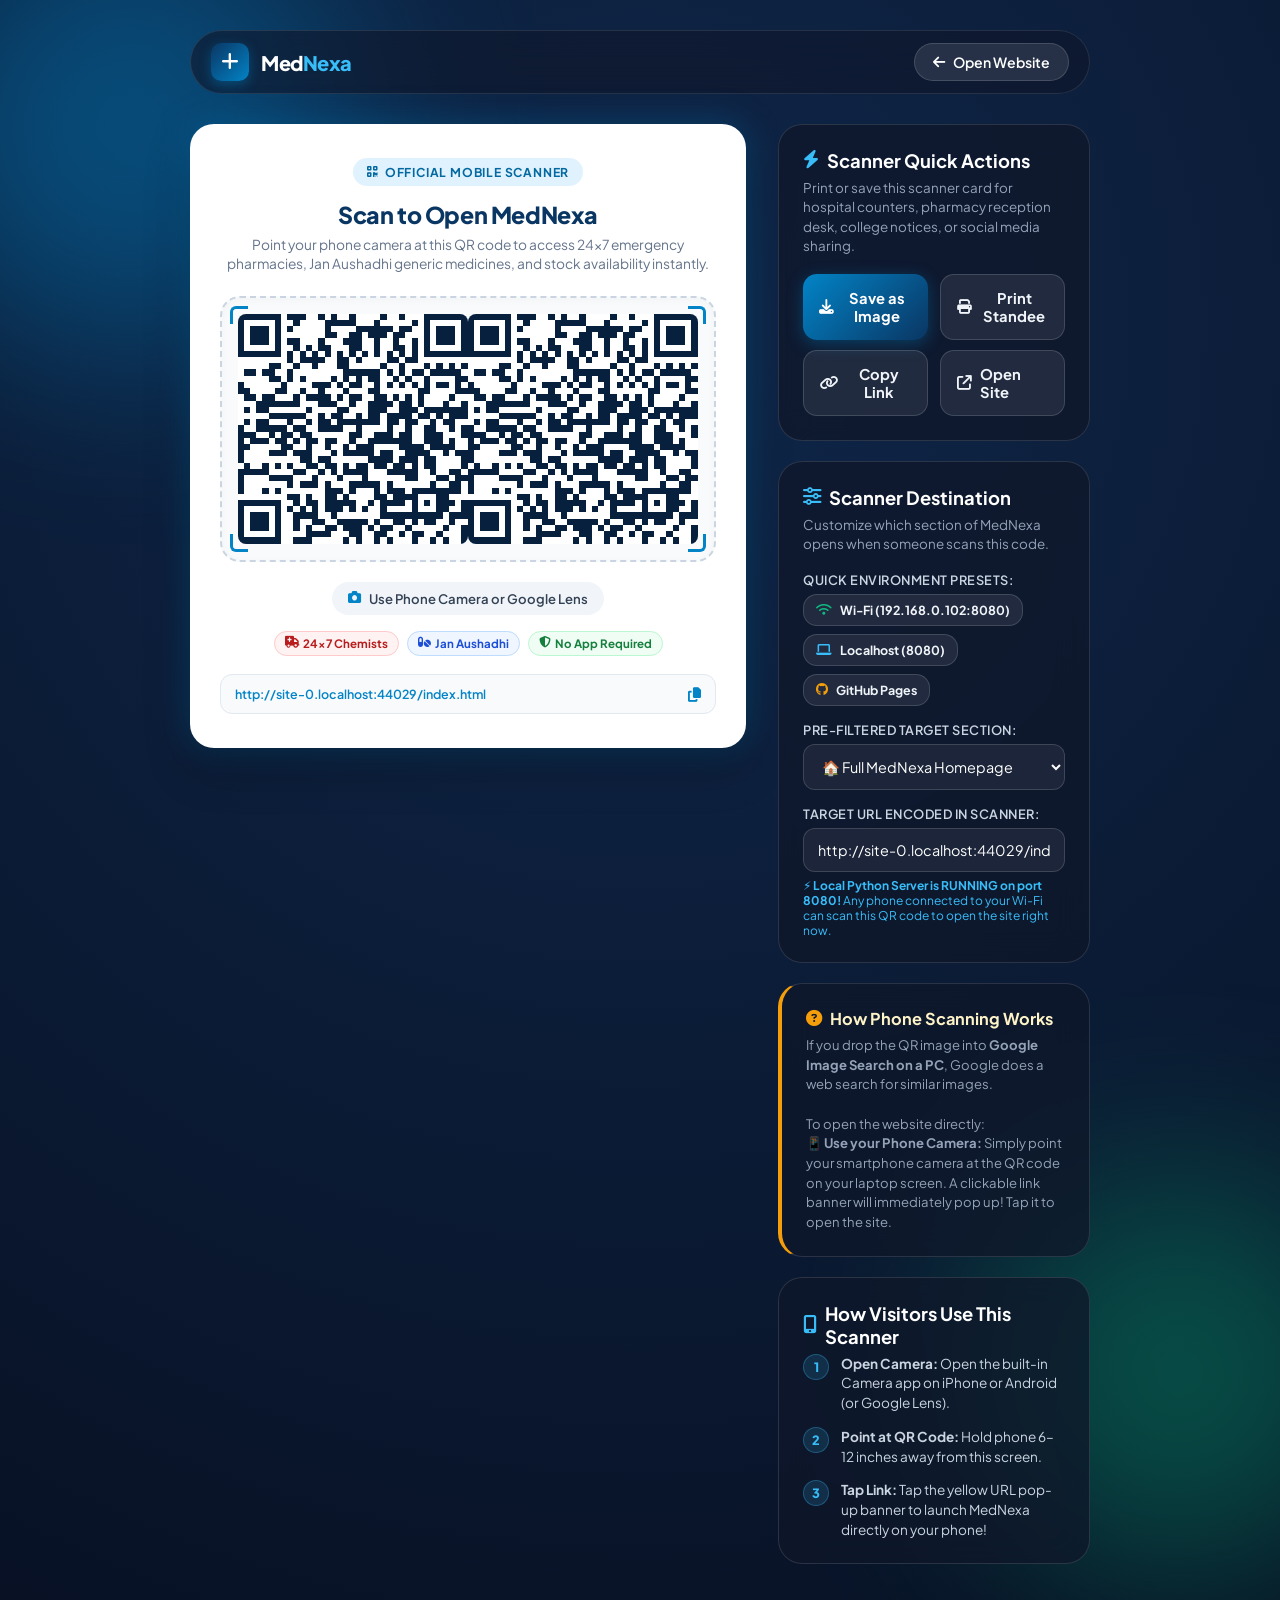
<file: scanner.html>
<!DOCTYPE html>
<html lang="en">
<head>
    <meta charset="UTF-8">
    <meta name="viewport" content="width=device-width, initial-scale=1.0">
    <title>MedNexa — Website QR Scanner &amp; Mobile Access Standee</title>
    <meta name="description" content="Scan this QR code with your phone camera to instantly open MedNexa on your mobile device. Find 24x7 pharmacies, Jan Aushadhi generic stores, and medicine availability.">
    
    <!-- Favicon -->
    <link rel="icon" type="image/svg+xml" href="favicon.svg">
    
    <!-- Google Fonts -->
    <link rel="preconnect" href="https://fonts.googleapis.com">
    <link rel="preconnect" href="https://fonts.gstatic.com" crossorigin>
    <link href="https://fonts.googleapis.com/css2?family=Plus+Jakarta+Sans:wght@400;500;600;700;800&display=swap" rel="stylesheet">
    
    <!-- Font Awesome -->
    <link rel="stylesheet" href="https://cdnjs.cloudflare.com/ajax/libs/font-awesome/6.4.0/css/all.min.css">
    
    <style>
        :root {
            --primary: #0a3663;
            --primary-light: #165b99;
            --primary-dark: #06203d;
            --accent-teal: #0284c7;
            --accent-cyan: #38bdf8;
            --success: #059669;
            --success-light: #d1fae5;
            --bg-page: #0b1329;
            --bg-card: #ffffff;
            --text-dark: #0f172a;
            --text-muted: #64748b;
            --border: #e2e8f0;
            --radius-md: 16px;
            --radius-lg: 24px;
            --radius-full: 9999px;
            --shadow-card: 0 20px 45px rgba(0, 0, 0, 0.25);
            --shadow-glow: 0 0 35px rgba(2, 132, 199, 0.35);
        }

        * {
            margin: 0;
            padding: 0;
            box-sizing: border-box;
            font-family: 'Plus Jakarta Sans', system-ui, -apple-system, sans-serif;
        }

        body {
            background: radial-gradient(circle at 50% 20%, #0f274a 0%, #081124 100%);
            color: #f8fafc;
            min-height: 100vh;
            display: flex;
            flex-direction: column;
            align-items: center;
            justify-content: flex-start;
            padding: 30px 16px 60px;
            position: relative;
            overflow-x: hidden;
        }

        /* Ambient Glow Elements */
        .ambient-glow {
            position: absolute;
            border-radius: 50%;
            filter: blur(100px);
            z-index: 0;
            pointer-events: none;
            opacity: 0.45;
        }
        .glow-1 {
            width: 450px;
            height: 450px;
            background: #0284c7;
            top: -100px;
            left: -100px;
        }
        .glow-2 {
            width: 400px;
            height: 400px;
            background: #059669;
            bottom: 50px;
            right: -100px;
        }

        /* Top Nav */
        .top-navbar {
            position: relative;
            z-index: 10;
            width: 100%;
            max-width: 900px;
            display: flex;
            align-items: center;
            justify-content: space-between;
            margin-bottom: 30px;
            padding: 12px 20px;
            background: rgba(15, 23, 42, 0.6);
            backdrop-filter: blur(16px);
            -webkit-backdrop-filter: blur(16px);
            border: 1px solid rgba(255, 255, 255, 0.1);
            border-radius: var(--radius-full);
        }

        .brand-link {
            display: flex;
            align-items: center;
            gap: 12px;
            text-decoration: none;
            color: #ffffff;
        }

        .brand-logo-icon {
            width: 38px;
            height: 38px;
            background: linear-gradient(135deg, #0a3663, #0284c7);
            border-radius: 10px;
            display: flex;
            align-items: center;
            justify-content: center;
            color: #ffffff;
            font-size: 1.2rem;
            box-shadow: 0 4px 12px rgba(2, 132, 199, 0.4);
        }

        .brand-title {
            font-weight: 800;
            font-size: 1.25rem;
            letter-spacing: -0.5px;
        }

        .brand-title span {
            color: var(--accent-cyan);
        }

        .nav-btn {
            display: inline-flex;
            align-items: center;
            gap: 8px;
            padding: 9px 18px;
            border-radius: var(--radius-full);
            font-size: 0.88rem;
            font-weight: 600;
            cursor: pointer;
            text-decoration: none;
            transition: all 0.2s ease;
            border: none;
        }

        .btn-ghost {
            background: rgba(255, 255, 255, 0.1);
            color: #ffffff;
            border: 1px solid rgba(255, 255, 255, 0.15);
        }
        .btn-ghost:hover {
            background: rgba(255, 255, 255, 0.2);
            transform: translateY(-1px);
        }

        /* Container Layout */
        .main-container {
            position: relative;
            z-index: 10;
            width: 100%;
            max-width: 900px;
            display: grid;
            grid-template-columns: 1fr 1fr;
            gap: 32px;
            align-items: start;
        }

        @media (max-width: 820px) {
            .main-container {
                grid-template-columns: 1fr;
                gap: 24px;
            }
        }

        /* ============================================================ */
        /* SCANNER STANDEE CARD (WHAT USERS SCAN) */
        /* ============================================================ */
        .standee-card {
            background: #ffffff;
            color: var(--text-dark);
            border-radius: var(--radius-lg);
            padding: 32px 28px;
            box-shadow: var(--shadow-card), var(--shadow-glow);
            text-align: center;
            position: relative;
            border: 2px solid rgba(255, 255, 255, 0.8);
            display: flex;
            flex-direction: column;
            align-items: center;
            transition: transform 0.3s ease;
        }

        .standee-card:hover {
            transform: translateY(-4px);
        }

        .standee-header-badge {
            display: inline-flex;
            align-items: center;
            gap: 6px;
            background: #e0f2fe;
            color: #0369a1;
            padding: 6px 14px;
            border-radius: var(--radius-full);
            font-size: 0.76rem;
            font-weight: 700;
            text-transform: uppercase;
            letter-spacing: 0.8px;
            margin-bottom: 14px;
        }

        .standee-title {
            font-size: 1.45rem;
            font-weight: 800;
            color: #0a3663;
            letter-spacing: -0.4px;
            line-height: 1.25;
            margin-bottom: 6px;
        }

        .standee-subtitle {
            font-size: 0.86rem;
            color: var(--text-muted);
            margin-bottom: 22px;
            line-height: 1.4;
        }

        /* QR Frame Box */
        .qr-frame-wrapper {
            position: relative;
            padding: 16px;
            background: #f8fafc;
            border-radius: 20px;
            border: 2px dashed #cbd5e1;
            margin-bottom: 20px;
            box-shadow: inset 0 2px 8px rgba(0, 0, 0, 0.03);
            display: inline-flex;
            flex-direction: column;
            align-items: center;
            justify-content: center;
        }

        .qr-corner {
            position: absolute;
            width: 18px;
            height: 18px;
            border-color: #0284c7;
            border-style: solid;
        }
        .qr-corner.top-left { top: 8px; left: 8px; border-width: 3px 0 0 3px; border-top-left-radius: 6px; }
        .qr-corner.top-right { top: 8px; right: 8px; border-width: 3px 3px 0 0; border-top-right-radius: 6px; }
        .qr-corner.bottom-left { bottom: 8px; left: 8px; border-width: 0 0 3px 3px; border-bottom-left-radius: 6px; }
        .qr-corner.bottom-right { bottom: 8px; right: 8px; border-width: 0 3px 3px 0; border-bottom-right-radius: 6px; }

        #qrOutput {
            display: flex;
            align-items: center;
            justify-content: center;
            min-width: 230px;
            min-height: 230px;
        }

        #qrOutput img, #qrOutput canvas {
            display: block !important;
            margin: 0 auto;
            border-radius: 8px;
        }

        .scan-instruction-pill {
            display: inline-flex;
            align-items: center;
            gap: 8px;
            background: #f1f5f9;
            padding: 8px 16px;
            border-radius: var(--radius-full);
            font-size: 0.82rem;
            font-weight: 600;
            color: #334155;
            margin-bottom: 16px;
        }

        .scan-instruction-pill i {
            color: #0284c7;
        }

        /* Highlights inside standee */
        .features-pill-row {
            display: flex;
            gap: 8px;
            flex-wrap: wrap;
            justify-content: center;
            margin-bottom: 18px;
        }

        .feature-tag {
            font-size: 0.72rem;
            font-weight: 700;
            padding: 4px 10px;
            border-radius: var(--radius-full);
            background: #f0fdf4;
            color: #15803d;
            border: 1px solid #bbf7d0;
            display: inline-flex;
            align-items: center;
            gap: 4px;
        }

        .feature-tag.tag-emergency {
            background: #fef2f2;
            color: #b91c1c;
            border-color: #fecaca;
        }

        .feature-tag.tag-generic {
            background: #eff6ff;
            color: #1d4ed8;
            border-color: #bfdbfe;
        }

        /* URL display pill */
        .standee-url-preview {
            width: 100%;
            background: #f8fafc;
            border: 1px solid #e2e8f0;
            border-radius: 12px;
            padding: 10px 14px;
            font-size: 0.78rem;
            color: #0284c7;
            font-weight: 600;
            word-break: break-all;
            display: flex;
            align-items: center;
            justify-content: space-between;
            gap: 8px;
        }

        /* ============================================================ */
        /* CONTROL & CUSTOMIZATION PANEL */
        /* ============================================================ */
        .control-panel {
            display: flex;
            flex-direction: column;
            gap: 20px;
        }

        .panel-card {
            background: rgba(15, 23, 42, 0.75);
            backdrop-filter: blur(16px);
            -webkit-backdrop-filter: blur(16px);
            border: 1px solid rgba(255, 255, 255, 0.12);
            border-radius: var(--radius-lg);
            padding: 24px;
        }

        .panel-card-title {
            font-size: 1.15rem;
            font-weight: 700;
            margin-bottom: 6px;
            display: flex;
            align-items: center;
            gap: 8px;
            color: #ffffff;
        }

        .panel-card-title i {
            color: var(--accent-cyan);
        }

        .panel-card-desc {
            font-size: 0.84rem;
            color: #94a3b8;
            margin-bottom: 18px;
            line-height: 1.45;
        }

        /* Form elements */
        .form-group {
            margin-bottom: 16px;
        }

        .form-group:last-child {
            margin-bottom: 0;
        }

        .form-label {
            display: block;
            font-size: 0.8rem;
            font-weight: 600;
            color: #cbd5e1;
            margin-bottom: 6px;
            text-transform: uppercase;
            letter-spacing: 0.5px;
        }

        .form-select, .form-input {
            width: 100%;
            background: rgba(30, 41, 59, 0.9);
            border: 1px solid rgba(255, 255, 255, 0.15);
            border-radius: 12px;
            padding: 12px 14px;
            color: #ffffff;
            font-size: 0.9rem;
            outline: none;
            transition: border-color 0.2s;
        }

        .form-select:focus, .form-input:focus {
            border-color: var(--accent-cyan);
            box-shadow: 0 0 0 3px rgba(56, 189, 248, 0.2);
        }

        .input-hint {
            display: block;
            margin-top: 6px;
            font-size: 0.75rem;
            color: #64748b;
        }

        /* Button Grid */
        .btn-grid {
            display: grid;
            grid-template-columns: 1fr 1fr;
            gap: 12px;
            margin-top: 8px;
        }

        .btn-action-primary {
            background: linear-gradient(135deg, #0284c7, #0a3663);
            color: #ffffff;
            border: none;
            padding: 14px 16px;
            border-radius: 14px;
            font-size: 0.92rem;
            font-weight: 700;
            cursor: pointer;
            display: inline-flex;
            align-items: center;
            justify-content: center;
            gap: 8px;
            transition: all 0.2s ease;
            box-shadow: 0 4px 16px rgba(2, 132, 199, 0.35);
        }

        .btn-action-primary:hover {
            transform: translateY(-2px);
            box-shadow: 0 8px 24px rgba(2, 132, 199, 0.5);
        }

        .btn-action-secondary {
            background: rgba(255, 255, 255, 0.08);
            color: #f1f5f9;
            border: 1px solid rgba(255, 255, 255, 0.15);
            padding: 14px 16px;
            border-radius: 14px;
            font-size: 0.92rem;
            font-weight: 700;
            cursor: pointer;
            display: inline-flex;
            align-items: center;
            justify-content: center;
            gap: 8px;
            transition: all 0.2s ease;
        }

        .btn-action-secondary:hover {
            background: rgba(255, 255, 255, 0.16);
            transform: translateY(-2px);
        }

        /* Step Guide */
        .how-it-works-list {
            list-style: none;
            display: flex;
            flex-direction: column;
            gap: 14px;
        }

        .step-item {
            display: flex;
            align-items: flex-start;
            gap: 12px;
            font-size: 0.85rem;
            line-height: 1.45;
            color: #cbd5e1;
        }

        .step-num {
            width: 26px;
            height: 26px;
            border-radius: 50%;
            background: rgba(56, 189, 248, 0.15);
            color: var(--accent-cyan);
            font-weight: 800;
            font-size: 0.8rem;
            display: flex;
            align-items: center;
            justify-content: center;
            flex-shrink: 0;
            border: 1px solid rgba(56, 189, 248, 0.3);
        }

        /* Toast notification */
        .toast {
            position: fixed;
            bottom: 24px;
            left: 50%;
            transform: translateX(-50%) translateY(100px);
            background: #0f172a;
            color: #ffffff;
            border: 1px solid #38bdf8;
            padding: 12px 24px;
            border-radius: var(--radius-full);
            font-size: 0.88rem;
            font-weight: 600;
            display: flex;
            align-items: center;
            gap: 10px;
            box-shadow: 0 10px 30px rgba(0, 0, 0, 0.5);
            opacity: 0;
            transition: all 0.3s cubic-bezier(0.16, 1, 0.3, 1);
            z-index: 9999;
        }

        .toast.show {
            transform: translateX(-50%) translateY(0);
            opacity: 1;
        }

        /* ============================================================ */
        /* PRINT STYLES FOR OFFICIAL CLINIC/PHARMACY STANDEE */
        /* ============================================================ */
        @media print {
            body {
                background: #ffffff !important;
                color: #000000 !important;
                padding: 0 !important;
            }
            .ambient-glow, .top-navbar, .control-panel, .toast, .btn-grid {
                display: none !important;
            }
            .main-container {
                display: block !important;
                max-width: 100% !important;
            }
            .standee-card {
                box-shadow: none !important;
                border: 2px solid #0a3663 !important;
                padding: 40px !important;
                margin: 0 auto !important;
                max-width: 550px !important;
            }
            #qrOutput {
                min-width: 300px;
                min-height: 300px;
            }
            #qrOutput canvas, #qrOutput img {
                width: 280px !important;
                height: 280px !important;
            }
        }
    </style>
</head>
<body>

    <!-- Ambient glowing backgrounds -->
    <div class="ambient-glow glow-1"></div>
    <div class="ambient-glow glow-2"></div>

    <!-- Navigation Bar -->
    <nav class="top-navbar">
        <a href="index.html" class="brand-link">
            <div class="brand-logo-icon">
                <i class="fas fa-plus"></i>
            </div>
            <div class="brand-title">
                Med<span>Nexa</span>
            </div>
        </a>
        <div style="display:flex; align-items:center; gap:10px;">
            <a href="index.html" class="nav-btn btn-ghost">
                <i class="fas fa-arrow-left"></i> <span>Open Website</span>
            </a>
        </div>
    </nav>

    <!-- Main Container -->
    <main class="main-container">
        
        <!-- ======================================================== -->
        <!-- LEFT: THE WEBSITE SCANNER STANDEE -->
        <!-- ======================================================== -->
        <section class="standee-card" id="printableStandee">
            <div class="standee-header-badge">
                <i class="fas fa-qrcode"></i> Official Mobile Scanner
            </div>

            <h1 class="standee-title">Scan to Open MedNexa</h1>
            <p class="standee-subtitle">
                Point your phone camera at this QR code to access 24x7 emergency pharmacies, Jan Aushadhi generic medicines, and stock availability instantly.
            </p>

            <!-- QR Frame -->
            <div class="qr-frame-wrapper">
                <div class="qr-corner top-left"></div>
                <div class="qr-corner top-right"></div>
                <div class="qr-corner bottom-left"></div>
                <div class="qr-corner bottom-right"></div>
                
                <div id="qrOutput">
                    <!-- QR Code canvas generated by JavaScript -->
                </div>
            </div>

            <div class="scan-instruction-pill">
                <i class="fas fa-camera"></i>
                <span>Use Phone Camera or Google Lens</span>
            </div>

            <div class="features-pill-row">
                <span class="feature-tag tag-emergency">
                    <i class="fas fa-truck-medical"></i> 24x7 Chemists
                </span>
                <span class="feature-tag tag-generic">
                    <i class="fas fa-pills"></i> Jan Aushadhi
                </span>
                <span class="feature-tag">
                    <i class="fas fa-shield-halved"></i> No App Required
                </span>
            </div>

            <div class="standee-url-preview">
                <span id="standeeUrlLabel" style="overflow:hidden; text-overflow:ellipsis; white-space:nowrap;">Loading URL...</span>
                <button type="button" onclick="copyCurrentLink()" style="background:none; border:none; color:#0284c7; cursor:pointer; font-size:0.9rem;" title="Copy Link">
                    <i class="fas fa-copy"></i>
                </button>
            </div>
        </section>

        <!-- ======================================================== -->
        <!-- RIGHT: CUSTOMIZER, DOWNLOAD & INSTRUCTIONS -->
        <!-- ======================================================== -->
        <section class="control-panel">
            
            <!-- Quick Actions Panel -->
            <div class="panel-card">
                <h2 class="panel-card-title">
                    <i class="fas fa-bolt"></i> Scanner Quick Actions
                </h2>
                <p class="panel-card-desc">
                    Print or save this scanner card for hospital counters, pharmacy reception desk, college notices, or social media sharing.
                </p>

                <div class="btn-grid">
                    <button type="button" class="btn-action-primary" onclick="downloadScannerImage()">
                        <i class="fas fa-download"></i> Save as Image
                    </button>
                    <button type="button" class="btn-action-secondary" onclick="window.print()">
                        <i class="fas fa-print"></i> Print Standee
                    </button>
                </div>
                <div class="btn-grid" style="margin-top: 10px;">
                    <button type="button" class="btn-action-secondary" onclick="copyCurrentLink()">
                        <i class="fas fa-link"></i> Copy Link
                    </button>
                    <a href="index.html" class="btn-action-secondary" style="text-decoration:none;">
                        <i class="fas fa-arrow-up-right-from-square"></i> Open Site
                    </a>
                </div>
            </div>

            <!-- Scanner Target Customizer -->
            <div class="panel-card">
                <h2 class="panel-card-title">
                    <i class="fas fa-sliders"></i> Scanner Destination
                </h2>
                <p class="panel-card-desc">
                    Customize which section of MedNexa opens when someone scans this code.
                </p>

                <div class="form-group">
                    <label class="form-label">Quick Environment Presets:</label>
                    <div style="display:flex; gap:8px; flex-wrap:wrap; margin-bottom:12px;">
                        <button type="button" class="btn-action-secondary" style="padding:7px 12px; font-size:0.78rem;" onclick="setPresetUrl('wifi')">
                            <i class="fas fa-wifi" style="color:#10b981;"></i> Wi-Fi (192.168.0.102:8080)
                        </button>
                        <button type="button" class="btn-action-secondary" style="padding:7px 12px; font-size:0.78rem;" onclick="setPresetUrl('localhost')">
                            <i class="fas fa-laptop" style="color:#38bdf8;"></i> Localhost (8080)
                        </button>
                        <button type="button" class="btn-action-secondary" style="padding:7px 12px; font-size:0.78rem;" onclick="setPresetUrl('github')">
                            <i class="fab fa-github" style="color:#f59e0b;"></i> GitHub Pages
                        </button>
                    </div>
                </div>

                <div class="form-group">
                    <label class="form-label">Pre-filtered Target Section:</label>
                    <select id="targetSelector" class="form-select" onchange="onTargetSelectChange()">
                        <option value="home">🏠 Full MedNexa Homepage</option>
                        <option value="generic">💊 Jan Aushadhi &amp; Generic Stores Only</option>
                        <option value="24h">🚨 24x7 Emergency Pharmacies Only</option>
                        <option value="student">🎓 PCCOE Student Verified Stores</option>
                        <option value="custom">⚙️ Custom URL</option>
                    </select>
                </div>

                <div class="form-group" id="customUrlGroup">
                    <label class="form-label">Target URL Encoded in Scanner:</label>
                    <input type="text" id="targetUrlInput" class="form-input" placeholder="http://192.168.0.102:8080/index.html">
                    <small class="input-hint" id="networkHint" style="color:#38bdf8;">
                        ⚡ <strong>Local Python Server is RUNNING on port 8080!</strong> Any phone connected to your Wi-Fi can scan this QR code to open the site right now.
                    </small>
                </div>
            </div>

            <!-- Notice: Why Google Search looks different -->
            <div class="panel-card" style="border-left: 4px solid #f59e0b;">
                <h2 class="panel-card-title" style="font-size:1.02rem; color:#fef3c7;">
                    <i class="fas fa-circle-question" style="color:#f59e0b;"></i> How Phone Scanning Works
                </h2>
                <p class="panel-card-desc" style="margin-bottom:0; font-size:0.82rem; line-height:1.5;">
                    If you drop the QR image into <strong>Google Image Search on a PC</strong>, Google does a web search for similar images.
                    <br><br>
                    To open the website directly:
                    <br>
                    📱 <strong>Use your Phone Camera:</strong> Simply point your smartphone camera at the QR code on your laptop screen. A clickable link banner will immediately pop up! Tap it to open the site.
                </p>
            </div>

            <!-- Instructions -->
            <div class="panel-card">
                <h2 class="panel-card-title">
                    <i class="fas fa-mobile-screen-button"></i> How Visitors Use This Scanner
                </h2>
                <ul class="how-it-works-list">
                    <li class="step-item">
                        <span class="step-num">1</span>
                        <div><strong>Open Camera:</strong> Open the built-in Camera app on iPhone or Android (or Google Lens).</div>
                    </li>
                    <li class="step-item">
                        <span class="step-num">2</span>
                        <div><strong>Point at QR Code:</strong> Hold phone 6–12 inches away from this screen.</div>
                    </li>
                    <li class="step-item">
                        <span class="step-num">3</span>
                        <div><strong>Tap Link:</strong> Tap the yellow URL pop-up banner to launch MedNexa directly on your phone!</div>
                    </li>
                </ul>
            </div>

        </section>

    </main>

    <!-- Feedback Toast -->
    <div class="toast" id="toastNotice">
        <i class="fas fa-check-circle" style="color:#38bdf8;"></i>
        <span id="toastMessage">Scanner URL copied to clipboard!</span>
    </div>

    <!-- QRCode Library -->
    <script src="qrcode.min.js"></script>
    <script>
        let qrCodeInstance = null;
        const LOCAL_WIFI_URL = 'http://192.168.0.102:8080/index.html';
        const GITHUB_URL = 'https://snehalghadge59-blip.github.io/industrial-data-dashboard/index.html';

        // Base domain resolution
        function getBaseWebsiteUrl() {
            const loc = window.location;
            // If opened via file:/// protocol, default to local Wi-Fi IP so phones can connect immediately
            if (loc.protocol === 'file:') {
                return LOCAL_WIFI_URL;
            }
            
            // If on localhost or server, point to index.html in the same directory
            let path = loc.pathname;
            if (path.endsWith('scanner.html')) {
                path = path.replace('scanner.html', 'index.html');
            } else if (path.endsWith('/')) {
                path = path + 'index.html';
            } else if (!path.endsWith('index.html')) {
                const parts = path.split('/');
                parts.pop();
                path = parts.join('/') + '/index.html';
            }
            return `${loc.protocol}//${loc.host}${path}`;
        }

        function setPresetUrl(type) {
            let url = LOCAL_WIFI_URL;
            if (type === 'wifi') {
                url = LOCAL_WIFI_URL;
            } else if (type === 'localhost') {
                url = 'http://localhost:8080/index.html';
            } else if (type === 'github') {
                url = GITHUB_URL;
            }

            const input = document.getElementById('targetUrlInput');
            if (input) input.value = url;
            renderQrCode(url);
            showToast(`Encoded: ${url}`);
        }

        function initScannerPage() {
            const defaultUrl = getBaseWebsiteUrl();
            const input = document.getElementById('targetUrlInput');
            if (input) {
                input.value = defaultUrl;
            }

            // Detect if localhost for Wi-Fi tip
            const isLocal = window.location.hostname === 'localhost' || window.location.hostname === '127.0.0.1';
            const hint = document.getElementById('networkHint');
            if (hint && isLocal) {
                hint.style.color = '#38bdf8';
            }

            renderQrCode(defaultUrl);

            // Listen for direct typing in URL input
            if (input) {
                input.addEventListener('input', () => {
                    const select = document.getElementById('targetSelector');
                    if (select) select.value = 'custom';
                    renderQrCode(input.value.trim());
                });
            }
        }

        function onTargetSelectChange() {
            const select = document.getElementById('targetSelector');
            const input = document.getElementById('targetUrlInput');
            const baseUrl = getBaseWebsiteUrl();
            let finalUrl = baseUrl;

            switch(select.value) {
                case 'home':
                    finalUrl = baseUrl;
                    break;
                case 'generic':
                    finalUrl = baseUrl + '?filter=generic';
                    break;
                case '24h':
                    finalUrl = baseUrl + '?filter=24h';
                    break;
                case 'student':
                    finalUrl = baseUrl + '?filter=student';
                    break;
                case 'custom':
                    // keep current input value
                    finalUrl = input.value;
                    break;
            }

            input.value = finalUrl;
            renderQrCode(finalUrl);
        }

        function renderQrCode(urlToEncode) {
            const targetUrl = (urlToEncode || '').trim() || getBaseWebsiteUrl();
            const qrContainer = document.getElementById('qrOutput');
            const previewLabel = document.getElementById('standeeUrlLabel');
            
            if (previewLabel) {
                previewLabel.textContent = targetUrl;
                previewLabel.title = targetUrl;
            }

            if (!qrContainer) return;

            // Clear previous QR
            qrContainer.innerHTML = '';

            try {
                qrCodeInstance = new QRCode(qrContainer, {
                    text: targetUrl,
                    width: 230,
                    height: 230,
                    colorDark: "#06203d",
                    colorLight: "#ffffff",
                    correctLevel: QRCode.CorrectLevel.H
                });
            } catch (err) {
                console.error("QR Code generation error:", err);
            }
        }

        function copyCurrentLink() {
            const input = document.getElementById('targetUrlInput');
            const textToCopy = input ? input.value : window.location.href;

            if (navigator.clipboard && navigator.clipboard.writeText) {
                navigator.clipboard.writeText(textToCopy).then(() => {
                    showToast("Website link copied! Anyone scanning or clicking will open MedNexa.");
                });
            } else {
                if (input) {
                    input.select();
                    document.execCommand('copy');
                    showToast("Website link copied!");
                }
            }
        }

        function downloadScannerImage() {
            const qrContainer = document.getElementById('qrOutput');
            const img = qrContainer.querySelector('img');
            const canvas = qrContainer.querySelector('canvas');

            let dataUrl = null;
            if (canvas) {
                dataUrl = canvas.toDataURL("image/png");
            } else if (img && img.src) {
                dataUrl = img.src;
            }

            if (!dataUrl) {
                showToast("Generating image, please try again in a second...");
                return;
            }

            // Create a branded canvas with banner, title, and QR code for high quality poster
            const exportCanvas = document.createElement('canvas');
            exportCanvas.width = 700;
            exportCanvas.height = 900;
            const ctx = exportCanvas.getContext('2d');

            // Card background
            ctx.fillStyle = "#ffffff";
            ctx.roundRect ? ctx.roundRect(0, 0, 700, 900, 36) : ctx.rect(0, 0, 700, 900);
            ctx.fill();

            // Gradient header
            const grad = ctx.createLinearGradient(0, 0, 700, 180);
            grad.addColorStop(0, '#0a3663');
            grad.addColorStop(1, '#0284c7');
            ctx.fillStyle = grad;
            ctx.fillRect(0, 0, 700, 180);

            // Header text
            ctx.fillStyle = '#ffffff';
            ctx.font = 'bold 38px "Plus Jakarta Sans", sans-serif';
            ctx.textAlign = 'center';
            ctx.fillText('MedNexa Mobile Access', 350, 75);

            ctx.fillStyle = '#bae6fd';
            ctx.font = '20px "Plus Jakarta Sans", sans-serif';
            ctx.fillText('24x7 Emergency Chemists & Jan Aushadhi Medicines', 350, 120);

            // Subtitle
            ctx.fillStyle = '#0f172a';
            ctx.font = 'bold 28px "Plus Jakarta Sans", sans-serif';
            ctx.fillText('Scan with Your Phone Camera to Open', 350, 240);

            ctx.fillStyle = '#64748b';
            ctx.font = '18px "Plus Jakarta Sans", sans-serif';
            ctx.fillText('No App Download Required • Works on iPhone & Android', 350, 275);

            // Draw QR code image in the center
            const qrImg = new Image();
            qrImg.onload = function() {
                // Border box for QR
                ctx.fillStyle = "#f8fafc";
                ctx.strokeStyle = "#e2e8f0";
                ctx.lineWidth = 4;
                ctx.fillRect(150, 310, 400, 400);
                ctx.strokeRect(150, 310, 400, 400);

                ctx.drawImage(qrImg, 175, 335, 350, 350);

                // Footer URL
                const input = document.getElementById('targetUrlInput');
                const url = input ? input.value : '';
                ctx.fillStyle = '#0284c7';
                ctx.font = 'bold 18px "Plus Jakarta Sans", sans-serif';
                ctx.fillText(url, 350, 770);

                ctx.fillStyle = '#94a3b8';
                ctx.font = '16px "Plus Jakarta Sans", sans-serif';
                ctx.fillText('Smart India Hackathon • PCCOE Student Community Project', 350, 830);

                // Download link
                const link = document.createElement('a');
                link.download = 'mednexa-website-scanner.png';
                link.href = exportCanvas.toDataURL('image/png');
                link.click();

                showToast("MedNexa Scanner image downloaded!");
            };
            qrImg.src = dataUrl;
        }

        function showToast(message) {
            const toast = document.getElementById('toastNotice');
            const text = document.getElementById('toastMessage');
            if (!toast || !text) return;
            text.textContent = message;
            toast.classList.add('show');
            setTimeout(() => {
                toast.classList.remove('show');
            }, 3000);
        }

        // Initialize when DOM is ready
        document.addEventListener('DOMContentLoaded', initScannerPage);
    </script>
</body>
</html>
</file>
